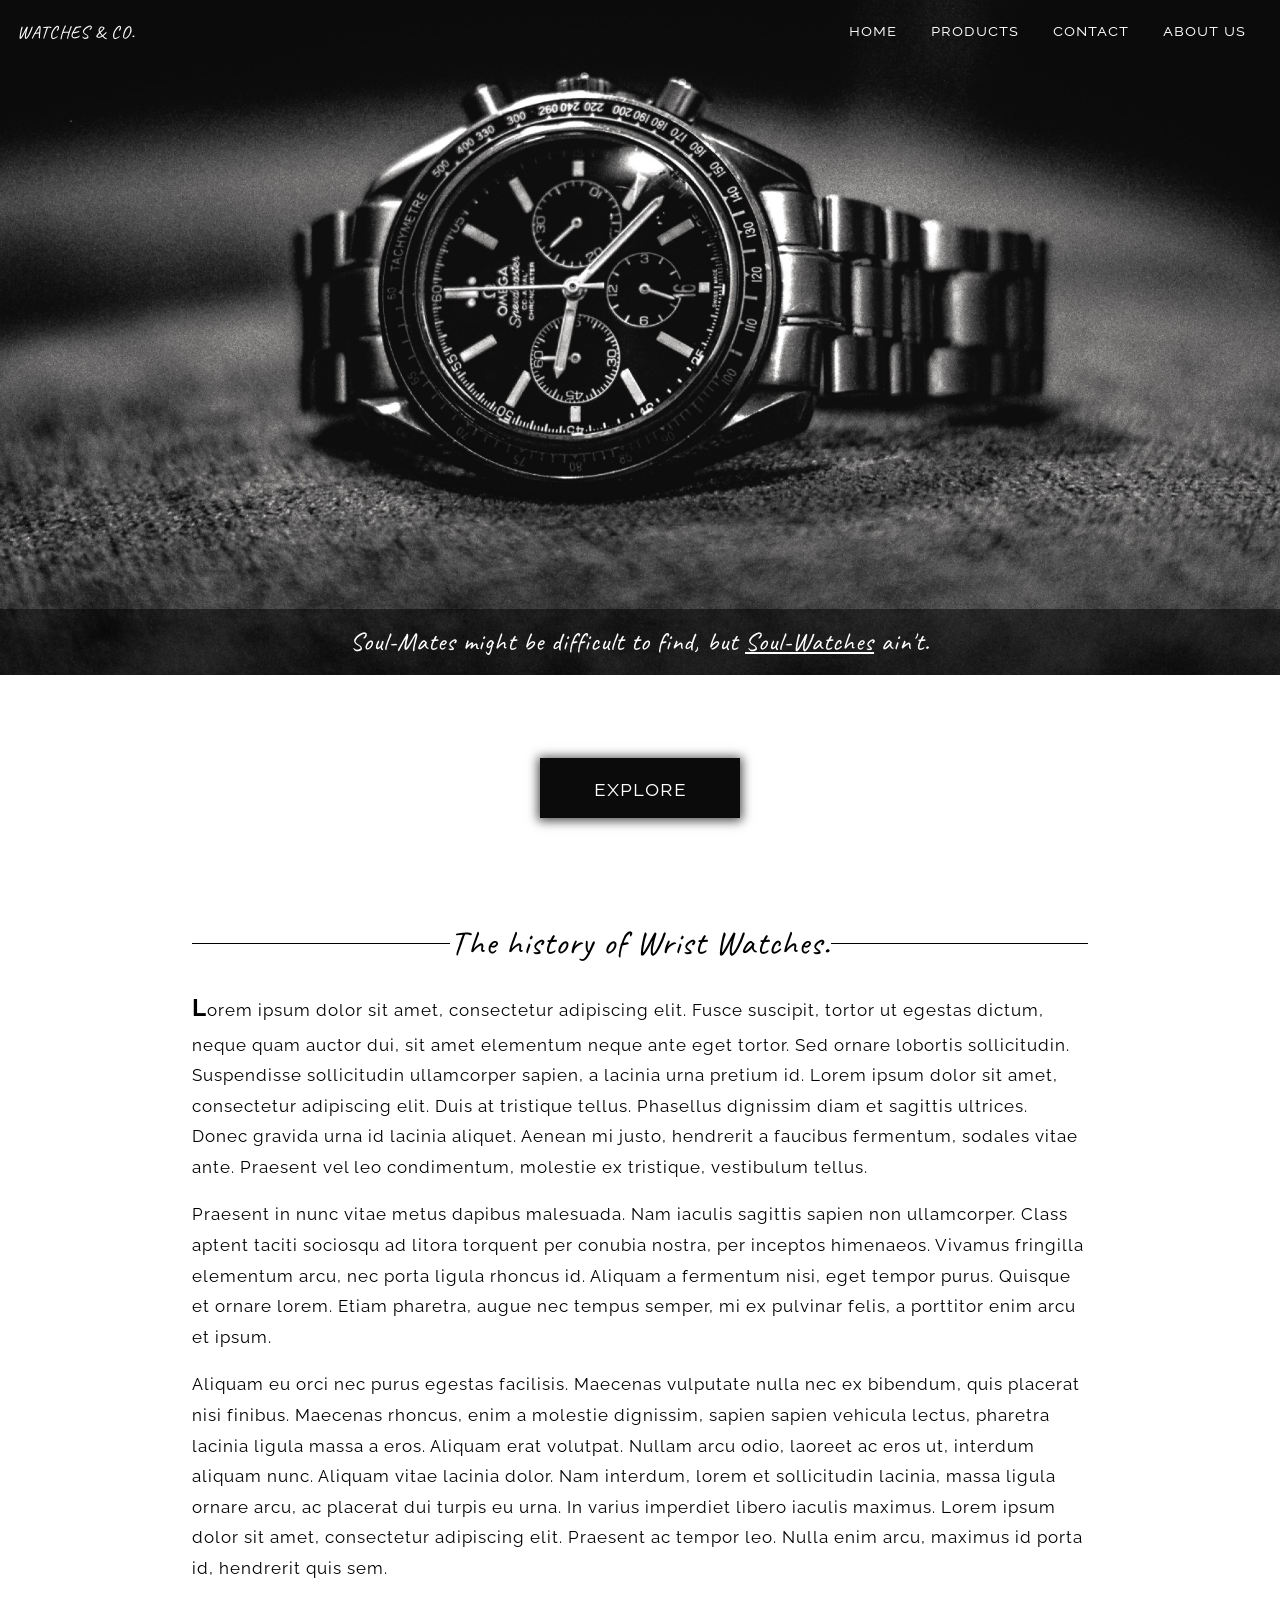
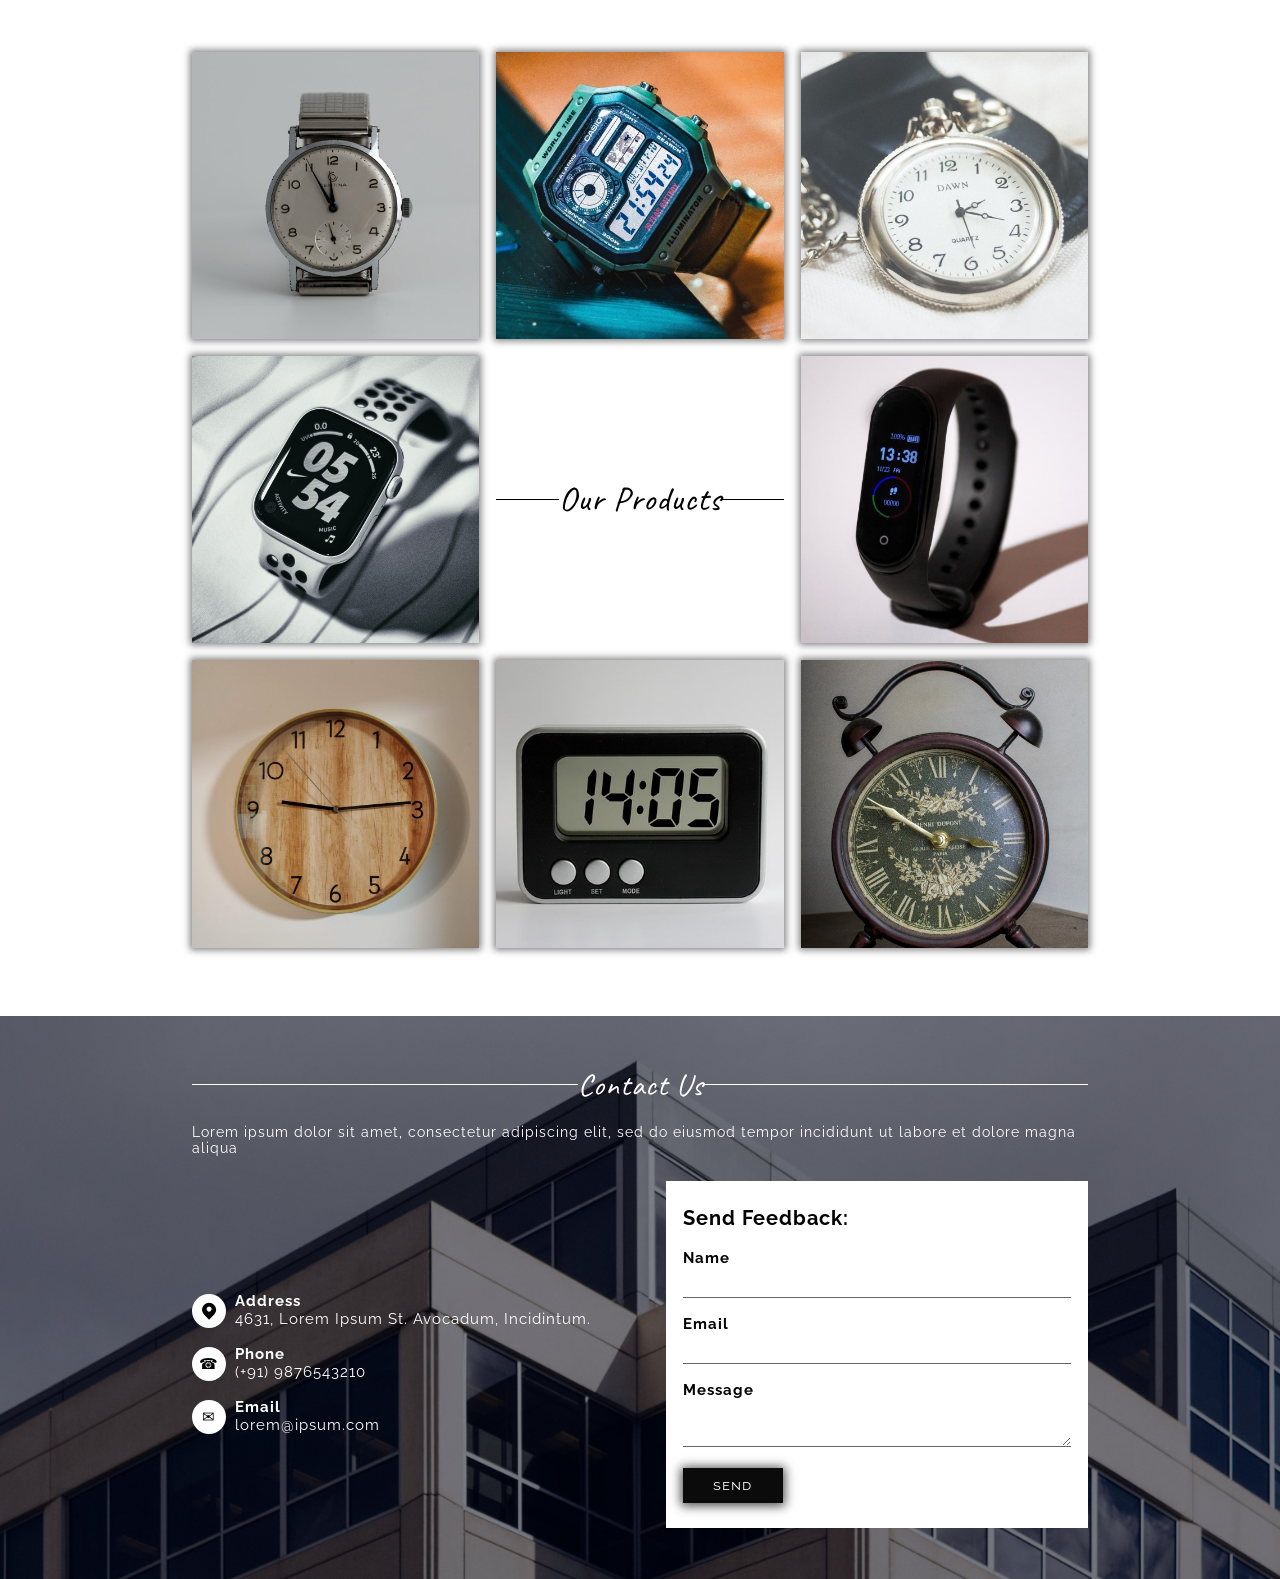
<file: src/index.html>
<!DOCTYPE html>
<html>
    <head>
        <title>Watch & Company</title>
        <meta name="viewport" content="width=device-width, initial-scale=1.0">
        <link rel="preconnect" href="https://fonts.gstatic.com">
        <link href="https://fonts.googleapis.com/css2?family=Raleway:wght@300&family=Caveat:wght@500&display=swap" rel="stylesheet">
        <link rel="stylesheet" href="./css/main.css">
        <link rel="stylesheet" href="./css/shine.css">
        <link rel="stylesheet" href="./css/menu.css">
        <link rel="stylesheet" href="./css/cards.css">
        <link rel="stylesheet" href="./css/form.css">
        <link rel="stylesheet" href="./css/contact.css">
        <script type="text/javascript" src="./js/script.js"></script>
    </head>
    <body>
        <header>
            <div class="fixed-bg">
                <div class="caption">
                    Soul-Mates might be difficult to find, but <u>Soul-Watches</u> ain't.
                </div>
            </div>
            <nav class="menu" id="menu">
                <a href="#" class="brand" onclick="menuClick(null, event)">Watches & Co.</a>
                <button class="collapsible-btn">☰</button>
                <ul class="collapsible">
                    <li><a href="#" onclick="menuClick(null, event)">Home</a></li>
                    <li><a href="#products" onclick="menuClick('products', event)">Products</a></li>
                    <li><a href="#contact-us" onclick="menuClick('contact-us', event)">Contact</a></li>
                    <li><a href="#explore" onclick="menuClick('explore', event)">About Us</a></li>
                </ul>
            </nav>
        </header>
        <main class="container">
            <section class="remaining">
                <button type="button" class="button shiny" onclick="menuClick('explore', event)">
                    Explore
                </button>
            </section>

            <div id="explore">
                <h1 class="heading"><span>The history of Wrist Watches.</span></h1>
                <p class="para">
                    Lorem ipsum dolor sit amet, consectetur adipiscing elit. 
                    Fusce suscipit, tortor ut egestas dictum, neque quam auctor dui, 
                    sit amet elementum neque ante eget tortor. Sed ornare lobortis sollicitudin. 
                    Suspendisse sollicitudin ullamcorper sapien, a lacinia urna pretium id. Lorem ipsum dolor 
                    sit amet, consectetur adipiscing elit. Duis at tristique tellus. Phasellus dignissim diam 
                    et sagittis ultrices. Donec gravida urna id lacinia aliquet. Aenean mi justo, 
                    hendrerit a faucibus fermentum, sodales vitae ante. Praesent vel leo condimentum, 
                    molestie ex tristique, vestibulum tellus.
                </p>
                <p>
                    Praesent in nunc vitae metus dapibus malesuada. Nam iaculis sagittis sapien non ullamcorper. 
                    Class aptent taciti sociosqu ad litora torquent per conubia nostra, per inceptos himenaeos. 
                    Vivamus fringilla elementum arcu, nec porta ligula rhoncus id. Aliquam a fermentum nisi, eget tempor purus. 
                    Quisque et ornare lorem. Etiam pharetra, augue nec tempus semper, mi ex pulvinar felis, 
                    a porttitor enim arcu et ipsum.
                </p>
                <p>
                    Aliquam eu orci nec purus egestas facilisis. Maecenas vulputate nulla nec ex bibendum, 
                    quis placerat nisi finibus. Maecenas rhoncus, enim a molestie dignissim, sapien sapien vehicula lectus, 
                    pharetra lacinia ligula massa a eros. Aliquam erat volutpat. Nullam arcu odio, laoreet ac eros ut, 
                    interdum aliquam nunc. Aliquam vitae lacinia dolor. Nam interdum, lorem et sollicitudin lacinia, 
                    massa ligula ornare arcu, ac placerat dui turpis eu urna. In varius imperdiet libero iaculis maximus. 
                    Lorem ipsum dolor sit amet, consectetur adipiscing elit. Praesent ac tempor leo. Nulla enim arcu, 
                    maximus id porta id, hendrerit quis sem.
                </p>
            </div>

            <div class="cards" id="products">
                <div class="card" style="background-image: url(./images/products/analog-watch.jpg);">
                    <div class="overlay">
                        <h3>Analog Watches</h3>
                        <div><a class="more button shiny" href="#">More</a></div>
                    </div>
                </div>
                <div class="card" style="background-image: url(./images/products/digital-watch.jpg);">
                    <div class="overlay">
                        <h3>Digital Watches</h3>
                        <div><a class="more button shiny" href="#">More</a></div>                        
                    </div>
                </div>
                <div class="card" style="background-image: url(./images/products/pocket-watch.jpg);">
                    <div class="overlay">
                        <h3>Pocket Watches</h3>
                        <div><a class="more button shiny" href="#">More</a></div> 
                    </div>
                </div>
                <div class="card" style="background-image: url(./images/products/smart-watch.jpg);">
                    <div class="overlay">
                        <h3>Smart Watches</h3>
                        <div><a class="more button shiny" href="#">More</a></div> 
                    </div>
                </div>
                <div class="card" style="background-image: url(./images/products/smart-band.jpg);">
                    <div class="overlay">
                        <h3>Smart Bands</h3>
                        <div><a class="more button shiny" href="#">More</a></div> 
                    </div>
                </div>
                <div class="card" style="background-image: url(./images/products/wall-clock.jpg);">
                    <div class="overlay">
                        <h3>Analog Clocks</h3>
                        <div><a class="more button shiny" href="#">More</a></div>
                    </div>
                </div>
                <div class="card" style="background-image: url(./images/products/digital-clock.jpg);">
                    <div class="overlay">
                        <h3>Digital Clocks</h3>
                        <div><a class="more button shiny" href="#">More</a></div>
                    </div>
                </div>
                <div class="card" style="background-image: url(./images/products/antique.jpg);">
                    <div class="overlay">
                        <h3>Antique Clocks</h3>
                        <div><a class="more button shiny" href="#">More</a></div>
                    </div>
                </div>
                <h1 class="heading"><span>Our Products</span></h1>
            </div>
        </main>

        <footer id="contact-us" class="contact-us">
            <div class="contact container">
                <h1 class="heading"><span>Contact Us</span></h1>
                <p class="desc">Lorem ipsum dolor sit amet, consectetur adipiscing elit, sed do eiusmod tempor incididunt ut labore et dolore magna aliqua</p>

                <div class="contact-holder">
                    <div class="contact-section">
                        <div class="contact-item">
                            <span><i class="marker"></i></span>
                            <div>
                                <label>Address</label>
                                4631, Lorem Ipsum St.
                                Avocadum, Incidintum.                
                            </div>
                        </div>
                        <div class="contact-item">
                            <span>☎</span>
                            <div>
                                <label>Phone</label>
                                (+91) 9876543210
                            </div>
                        </div>
                        <div class="contact-item">
                            <span>✉</span>
                            <div>
                                <label>Email</label>
                                lorem@ipsum.com
                            </div>
                        </div>
                    </div>
                    <form class="form">
                        <h3 class="f-heading">Send Feedback:</h3>
                        <div class="f-item">
                            <label for="f-name">Name</label>
                            <input id="f-name" type="text">
                        </div>
                        <div class="f-item">
                            <label for="f-email">Email</label>
                            <input id="f-email" type="email">
                        </div>
                        <div class="f-item">
                            <label for="f-msg">Message</label>
                            <textarea id="f-msg" rows="2"></textarea>
                        </div>
                        <div class="f-item">
                            <button type="submit" class="button shiny">Send</button>
                        </div>
                    </form>
                </div>
            </div>
        </footer>
    </body>
</html>
</file>
<file: src/css/main.css>
*{
    box-sizing: border-box;
    font-family: 'Raleway', sans-serif;
    letter-spacing: 1px;
}

html, body{
    font-size: 17px;
    margin: 0;
    scroll-behavior: smooth;
    width: 100%;
    overflow-x: hidden;
}

body{
    background: #fff;
}

button{    
    border: none;
    outline: none;
    cursor: pointer;
    font-variant: all-petite-caps;
}

.para::first-letter{
    font-weight: 700;
    font-size: x-large;
}

.heading{
    display: flex;    
    align-items: center;
    line-height: 1.2;
    text-align: center;
    font-family: 'Caveat', 'Cursive';
    font-weight: lighter;
}

.heading span{
    background: #fff;
    font-family: 'Caveat', 'Cursive';
}

.heading::after, .heading::before{
    content: "";
    border-bottom: 1px solid;
    flex: 1 0 1.5rem;
}

.container{
    padding: 3rem 15%;
}

main{
    background: #fff;
    margin-top: 75vh;
    line-height: 1.8;
    padding-top: 0 !important;
}

.fixed-bg{
    position: fixed;
    top: 0;
    left: 0;
    height: 75vh;
    width: 100%;
    background-image: url(../images/watch.jpg);
    background-color: rgb(114 113 111);
    background-position: center;
    background-size: cover;
    z-index: -1;
}

.fixed-bg .caption{
    position: absolute;
    color: #fff;
    font-size: 1.5rem;
    padding: 1rem;
    background: rgba(0,0,0,0.5);
    width: 100%;
    bottom: 0;
    text-align: center;
    font-family: 'Caveat';
}

.fixed-bg .caption *{
    font-family: 'Caveat';
}

.remaining{
    height: 25vh;
    display: flex;
    align-items: center;
}

.remaining button{
    margin: auto;
}

.button{
    padding: 1rem 1.5rem;
    min-width: 200px;
    box-shadow: 0px 1px 10px 2px rgb(0 0 0 / 70%);
    font-size: 1.3rem;
}

@media screen and (max-width: 800px){
    .container{
        padding: 3rem 2.5rem;
    }
}

@media screen and (max-width: 500px){
    .container{
        padding: 3rem 1.5rem;
    }
}
</file>
<file: src/css/shine.css>
.shiny-blue{
    background-color: rgb(0, 48, 206);
    color: #fff;
}

.shiny{
    background-color: #0b0b0b;
    color: #fff;
}

.something:active{
    box-shadow: 1px 4px 10px 2px rgb(0,0,0,0.7);
}

.shiny-blue:hover{
    animation: shiny-blue-effect 0.4s linear;
}

.shiny:hover{
    /* background: linear-gradient(to right, rgb(0, 48, 206, 0) , #0030ce); */
    animation: shiny-effect 0.35s linear;
}

@keyframes shiny-blue-effect{
    0%{
        background: linear-gradient(135deg,#fff , #0030ce);
    }
    50%{
        background: linear-gradient(135deg, #0030ce , #fff, #0030ce);
    }
    100%{
        background: linear-gradient(135deg, #0030ce , #fff);
    }
}

@keyframes shiny-effect{
    0%{
        background: linear-gradient(135deg, #fff , #0b0b0b);
    }
    50%{
        background: linear-gradient(135deg, #0b0b0b , #fff, #0b0b0b);
    }
    100%{
        background: linear-gradient(135deg, #0b0b0b , #fff);
    }
}
</file>
<file: src/css/menu.css>
.menu{
    width: 100%;
    display: flex;
    justify-content: space-between;
    align-items: center;
    padding: 0.5rem 1rem;
    background: rgb(11, 11, 11, 0);
    font-size: 1rem;
    position: fixed;
    top: 0;
    z-index: 5;
    min-height: 50px;
}

.menu .collapsible-btn{
    display: none;
    font-size: 1.5rem;
    background-color: inherit;
    color: #fff;
}

.menu a, .menu a:active, .menu a:visited{
    color: #fff;
    text-decoration: none;
}

.menu .brand{
    font-size: 1.5rem;
    font-variant: all-petite-caps;
    font-family: 'Caveat', cursive;
}

.menu ul{
    padding: 0;
    margin: 0;
    display: flex;
    font-size: 1rem;
}

.menu ul li{
    display: inline-block;
}

.menu li a{
    padding: 0.7rem 1rem;
    font-variant: all-petite-caps;
    display: inline-block;
}

.menu ul li:hover{
    background: rgb(70, 67, 67)
}

@media screen and (max-width: 800px){
    .menu .collapsible{
        display: flex;
        flex-direction: column;
        position: absolute;
        top: 100%;
        right: -101%;
        width: 100%;
        background: rgb(22, 22, 22);
        font-size: 1rem;
        transition: right 0.5s;
    }

    .menu .collapsible li a{
        padding: 1rem;
        width: 100%;
    }

    .menu .collapsible-btn{
        display: block;
    }

    .menu .collapsible-btn:hover ~ .collapsible, .menu .collapsible:hover{
        right: 0;
    }
}
</file>
<file: src/css/cards.css>
.cards{
    display: grid;
    grid-template: repeat(3, 1fr) / repeat(3, 1fr);
    grid-gap: 1rem;
    margin: 4rem 0 1rem;
    text-align: center;
    width: 100%;
}

.cards h1{
    grid-area: 2 / 2 / 2 / 3;
    align-self: center;
}

.card{
    background-position: center;
    background-size: cover;
    background-repeat: no-repeat;
    background-color: gray;
    position: relative;
    overflow: hidden;
    box-shadow: 0px 0px 7px 2px rgb(0 0 0 / 50%);
    padding-top: 100%;
}

.card .overlay{
    position: absolute;
    width: 100%;
    z-index: 1;
    display: flex;
    flex-direction: column;
    justify-content: space-between;
    background: rgba(0,0,0,0.7);
    color: #fff;
    padding: 10% 1rem;
    height: 100%;
    transition: top 0.5s;
}

.card:nth-child(odd) .overlay{
    top: 100%;
}

.card:nth-child(even) .overlay{
    top: -100%;
}

.card:hover .overlay{
    top: 0;
}

.card .overlay h3{
    margin: 0;
    line-height: 1.2;
}

.card .overlay a, .card .overlay a:visited, .card .overlay a:hover{
    color: inherit;
    text-decoration: none;
    padding: 0.7rem 1.5rem;
    font-size: 1rem;
}

.card .overlay .more::after{
    content: "";
    position: absolute;
    width: 100%;
    height: 100%;
    top: 0;
    left: 0;
    opacity: 0;
}

@media screen and (min-width: 800px){
    .card .overlay h3{
        font-size: 1.5rem;
    }
}

@media screen and (max-width: 500px){
    .cards{
        grid-template: 0.25fr repeat(4, 1fr) / 1fr 1fr;
        height: auto;
        margin-top: 0;
    }

    .cards h1{
        grid-area: 1;
        padding-top: 0;
        grid-area: 1 / 1 / span 1 / span 2;
    }
}
</file>
<file: src/css/form.css>
.form{
    width: 100%;
    background: #fff;
    color: #000;
    padding: 1.5rem 1rem;
}

.f-heading{
    margin-top: 0;
    font-size: 1.15rem;
}

.f-item{
    margin-top: 1rem;
}

.f-item label{
    display: block;
    font-weight: bold;
    margin-bottom: 0.5rem;
}

.f-item input, .f-item textarea{
    padding-top: 0.25rem;
    background: inherit;
    color: #000;
    border: none;
    border-bottom: 1px solid rgba(0, 0, 0, 0.6);
    width: 100%;
}

.f-item input:focus, .f-item textarea:focus{
    outline: none;
}

.f-item button{
    font-size: 0.9rem;
    padding: 0.5rem 1rem;
    min-width: 100px;
}
</file>
<file: src/css/contact.css>
.contact-us{
    background-image: url(../images/contact-us.jpg);
    background-color: rgb(0 ,5, 23);
    background-position: center;
    background-repeat: no-repeat;
    background-size: cover;
}

.contact{
    background:rgba(0 ,5, 23,0.5);
    /* padding: 2rem 15%; */
    color: #fff;
    font-size: 0.9rem;
}

.contact .heading{
    margin-top:0;
}

.contact .heading span{
    background: inherit;
}

.contact .desc{
    font-size: 0.8rem;
    margin-bottom: 1.5rem;
}

.contact-holder{
    display: grid;
    grid-template: 1fr / 1fr 1fr;
    grid-gap: 3rem;
    align-items: center;
}

.contact-item{
    display: flex;
    color: #fff;
    align-items: end;
    margin-top: 1rem;
}

.contact-item span{
    min-width: 2rem;
    line-height: 2rem;
    display: inline-block;
    border-radius: 50%;
    text-align: center;
    color: #000;
    background: #fff;
    margin-right: 0.5rem;
}

.contact-item label{
    font-weight: bold;
    display: block;
}

.marker{
    height: 0.8rem;
    width: 0.8rem;
    display: inline-block;
    border-radius: 50% 50% 50% 0;
    background: #000;
    transform: rotate(-45deg);
}

.marker::after{
    content: '';
    width: 0.3rem;
    height: 0.3rem;
    top: 0.25rem;
    background: #fff;
    position: absolute;
    border-radius: 50%;
    left: 0.3rem;
}

@media screen and (max-width: 500px){
    .contact-holder{
        grid-template: auto 1fr / 1fr;
    }
}
</file>
